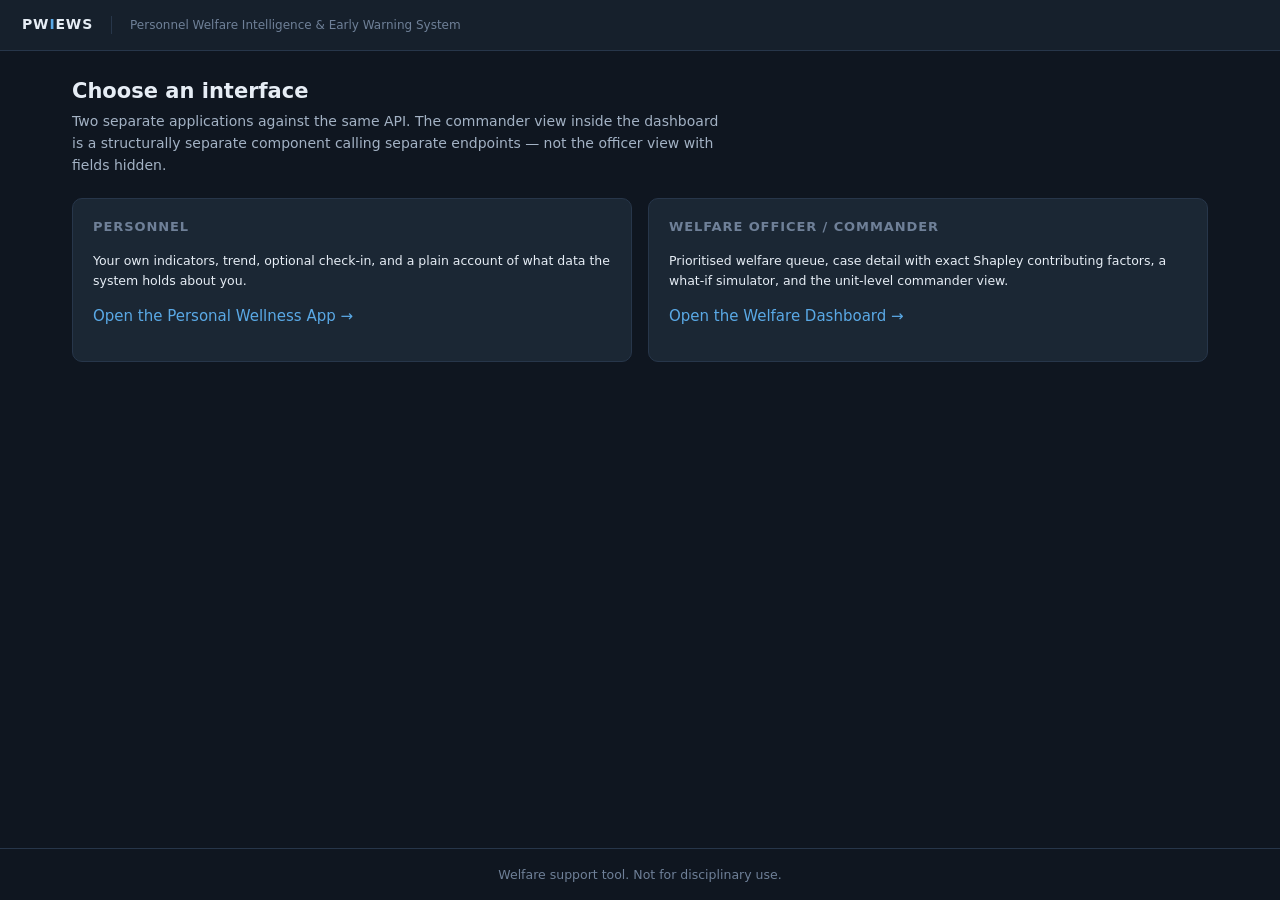
<file: frontend/index.html>
<!DOCTYPE html>
<html lang="en">
<head>
  <meta charset="utf-8" />
  <meta name="viewport" content="width=device-width, initial-scale=1" />
  <title>pwiews</title>
  <link rel="stylesheet" href="./shared/styles.css" />
</head>
<body>
  <div class="app-shell">
    <header class="topbar">
      <div class="brand">pw<span>i</span>ews</div>
      <div class="brand-sub">Personnel Welfare Intelligence &amp; Early Warning System</div>
    </header>
    <main>
      <h1 class="page-title">Choose an interface</h1>
      <p class="page-sub">
        Two separate applications against the same API. The commander view inside the
        dashboard is a structurally separate component calling separate endpoints — not
        the officer view with fields hidden.
      </p>
      <div class="grid two">
        <div class="card">
          <h2>Personnel</h2>
          <p class="small">Your own indicators, trend, optional check-in, and a plain
             account of what data the system holds about you.</p>
          <p><a href="./personal-app/">Open the Personal Wellness App →</a></p>
        </div>
        <div class="card">
          <h2>Welfare officer / Commander</h2>
          <p class="small">Prioritised welfare queue, case detail with exact Shapley
             contributing factors, a what-if simulator, and the unit-level commander view.</p>
          <p><a href="./officer-dashboard/">Open the Welfare Dashboard →</a></p>
        </div>
      </div>
    </main>
    <footer class="legal">Welfare support tool. Not for disciplinary use.</footer>
  </div>
</body>
</html>
</file>
<file: frontend/shared/styles.css>
/* pwiews shared stylesheet.
 *
 * One job: the visual language both frontends share.
 *
 * Two deliberate choices worth stating, because they are welfare decisions
 * rather than aesthetic ones:
 *
 * 1. NO ALARM COLOURS. The High band is a muted clay, not a warning red.
 *    A screen that looks like an alert invites an alert response, and this
 *    system's whole purpose is to prompt support, not escalation. The person
 *    reading their own screen should not feel accused by it.
 *
 * 2. VOLUNTARY THINGS LOOK VOLUNTARY. Anything optional is rendered in the
 *    dashed "optional" style so that declining reads as a normal choice
 *    rather than as leaving something incomplete.
 */

:root {
  --bg: #0f1620;
  --bg-raised: #16202c;
  --bg-panel: #1b2734;
  --bg-input: #101a24;
  --line: #27364a;
  --line-soft: #1f2c3c;

  --text: #e6edf5;
  --text-dim: #a3b2c4;
  --text-faint: #6f8098;

  --accent: #5aa9e6;
  --accent-dim: #2c6b9c;

  --normal: #4fb3a0;
  --moderate: #d9a441;
  --high: #cf7860;

  --normal-bg: rgba(79, 179, 160, 0.13);
  --moderate-bg: rgba(217, 164, 65, 0.13);
  --high-bg: rgba(207, 120, 96, 0.14);

  --radius: 10px;
  --radius-sm: 6px;
  --mono: ui-monospace, "SF Mono", "Cascadia Mono", Menlo, Consolas, monospace;
  --sans: system-ui, -apple-system, "Segoe UI", Roboto, "Helvetica Neue", sans-serif;
}

* { box-sizing: border-box; }

html, body {
  margin: 0;
  padding: 0;
  background: var(--bg);
  color: var(--text);
  font-family: var(--sans);
  font-size: 15px;
  line-height: 1.55;
  -webkit-font-smoothing: antialiased;
}

a { color: var(--accent); text-decoration: none; }
a:hover { text-decoration: underline; }

/* ---------- layout ---------- */

.app-shell { min-height: 100vh; display: flex; flex-direction: column; }

.topbar {
  display: flex;
  align-items: center;
  gap: 18px;
  padding: 14px 22px;
  background: var(--bg-raised);
  border-bottom: 1px solid var(--line);
  position: sticky;
  top: 0;
  z-index: 20;
  flex-wrap: wrap;
}

.brand {
  font-weight: 640;
  letter-spacing: 0.06em;
  font-size: 14px;
  text-transform: uppercase;
  color: var(--text);
  white-space: nowrap;
}
.brand span { color: var(--accent); }

.brand-sub {
  font-size: 12px;
  color: var(--text-faint);
  border-left: 1px solid var(--line);
  padding-left: 18px;
  white-space: nowrap;
}

.nav { display: flex; gap: 4px; margin-left: auto; flex-wrap: wrap; }

.nav button {
  background: transparent;
  border: 1px solid transparent;
  color: var(--text-dim);
  padding: 7px 13px;
  border-radius: var(--radius-sm);
  font: inherit;
  font-size: 13.5px;
  cursor: pointer;
}
.nav button:hover { background: var(--bg-panel); color: var(--text); }
.nav button.active {
  background: var(--bg-panel);
  border-color: var(--line);
  color: var(--text);
}

main { flex: 1; padding: 24px 22px 60px; max-width: 1180px; width: 100%; margin: 0 auto; }
main.wide { max-width: 1400px; }

.page-title { font-size: 21px; font-weight: 600; margin: 0 0 4px; }
.page-sub { color: var(--text-dim); margin: 0 0 22px; font-size: 14px; max-width: 74ch; }

/* ---------- cards ---------- */

.card {
  background: var(--bg-panel);
  border: 1px solid var(--line);
  border-radius: var(--radius);
  padding: 18px 20px;
  margin-bottom: 16px;
}
.card h2 {
  font-size: 13px;
  text-transform: uppercase;
  letter-spacing: 0.07em;
  color: var(--text-faint);
  margin: 0 0 14px;
  font-weight: 600;
}

.grid { display: grid; gap: 16px; }
.grid.two { grid-template-columns: repeat(auto-fit, minmax(320px, 1fr)); }
.grid.three { grid-template-columns: repeat(auto-fit, minmax(230px, 1fr)); }

/* ---------- risk display ---------- */

.score-row { display: flex; align-items: baseline; gap: 16px; flex-wrap: wrap; }

.score-value { font-size: 46px; font-weight: 300; line-height: 1; font-variant-numeric: tabular-nums; }
.score-max { color: var(--text-faint); font-size: 17px; }

.badge {
  display: inline-block;
  padding: 3px 11px;
  border-radius: 100px;
  font-size: 12.5px;
  font-weight: 600;
  letter-spacing: 0.03em;
  border: 1px solid transparent;
}
.badge.normal   { background: var(--normal-bg);   color: var(--normal);   border-color: var(--normal); }
.badge.moderate { background: var(--moderate-bg); color: var(--moderate); border-color: var(--moderate); }
.badge.high     { background: var(--high-bg);     color: var(--high);     border-color: var(--high); }
.badge.neutral  { background: var(--bg-raised);   color: var(--text-dim); border-color: var(--line); }

.badge-sm { font-size: 11.5px; padding: 2px 8px; }

/* ---------- meters ---------- */

.meter { margin-bottom: 12px; }
.meter-head {
  display: flex; justify-content: space-between; gap: 12px;
  font-size: 13.5px; margin-bottom: 5px;
}
.meter-head .label { color: var(--text-dim); }
.meter-head .value { font-variant-numeric: tabular-nums; color: var(--text); }
.meter-track {
  height: 7px; background: var(--bg-input);
  border-radius: 100px; overflow: hidden;
  border: 1px solid var(--line-soft);
}
.meter-fill { height: 100%; border-radius: 100px; background: var(--accent-dim); }
.meter-fill.normal   { background: var(--normal); }
.meter-fill.moderate { background: var(--moderate); }
.meter-fill.high     { background: var(--high); }

/* ---------- factor bars (SHAP) ---------- */

.factor { margin-bottom: 14px; }
.factor-head { display: flex; justify-content: space-between; gap: 12px; font-size: 14px; margin-bottom: 5px; }
.factor-contrib { font-family: var(--mono); font-size: 13px; color: var(--moderate); }
.factor-contrib.negative { color: var(--normal); }
.factor-track { height: 8px; background: var(--bg-input); border-radius: 3px; position: relative; overflow: hidden; }
.factor-fill { height: 100%; background: var(--moderate); border-radius: 3px; }
.factor-fill.negative { background: var(--normal); }
.factor-note { font-size: 12.5px; color: var(--text-faint); margin-top: 3px; }

/* ---------- tables ---------- */

table { width: 100%; border-collapse: collapse; font-size: 14px; }
th {
  text-align: left; font-size: 11.5px; text-transform: uppercase;
  letter-spacing: 0.06em; color: var(--text-faint);
  border-bottom: 1px solid var(--line); padding: 8px 10px; font-weight: 600;
  white-space: nowrap;
}
td { padding: 9px 10px; border-bottom: 1px solid var(--line-soft); vertical-align: middle; }
tbody tr:hover { background: var(--bg-raised); }
tbody tr.clickable { cursor: pointer; }
td.num { font-variant-numeric: tabular-nums; text-align: right; }

/* ---------- notes and callouts ---------- */

.note {
  font-size: 13px;
  color: var(--text-dim);
  background: var(--bg-raised);
  border-left: 2px solid var(--line);
  padding: 10px 14px;
  border-radius: 0 var(--radius-sm) var(--radius-sm) 0;
  margin: 12px 0;
}
.note.accent { border-left-color: var(--accent); }
.note.caution { border-left-color: var(--moderate); }
.note strong { color: var(--text); }

.optional-block {
  border: 1px dashed var(--line);
  border-radius: var(--radius-sm);
  padding: 14px 16px;
  background: transparent;
}

/* Recommended interventions and alerts. Rendered as plain stacked blocks, not
 * as anything resembling a task list with checkboxes: these are options put in
 * front of a deciding officer, and a control that looks like it wants ticking
 * invites the officer to work through it rather than to choose. */
.rec {
  border-left: 2px solid var(--line);
  padding: 2px 0 2px 14px;
  margin: 14px 0;
}
.rec:first-of-type { margin-top: 8px; }
.rec-head {
  display: flex; align-items: baseline; gap: 10px;
  justify-content: space-between; margin-bottom: 4px;
}
.rec-owner {
  font-size: 11px; text-transform: uppercase; letter-spacing: 0.07em;
  color: var(--text-faint); white-space: nowrap;
}

/* A personal notification. Same muted treatment as everything else the person
 * sees about themselves — see the no-alarm-colours note at the top of this
 * file. */
.notice {
  border: 1px solid var(--line);
  border-left: 2px solid var(--accent);
  border-radius: 0 var(--radius-sm) var(--radius-sm) 0;
  padding: 10px 14px;
  margin: 10px 0;
}
.notice-title { display: block; margin-bottom: 3px; }
.optional-tag {
  font-size: 11px; text-transform: uppercase; letter-spacing: 0.07em;
  color: var(--accent); border: 1px solid var(--accent-dim);
  padding: 1px 7px; border-radius: 100px; margin-left: 8px; vertical-align: middle;
}

/* ---------- forms and buttons ---------- */

button.primary, button.ghost {
  font: inherit; font-size: 14px; padding: 8px 16px;
  border-radius: var(--radius-sm); cursor: pointer;
}
button.primary { background: var(--accent-dim); border: 1px solid var(--accent); color: #fff; }
button.primary:hover { background: var(--accent); }
button.ghost { background: transparent; border: 1px solid var(--line); color: var(--text-dim); }
button.ghost:hover { border-color: var(--accent-dim); color: var(--text); }

/* An in-flow action that reads as a link rather than a control: used for
   "show all eligible cases", where the point is that the remainder is one
   click away rather than a prominent alternative to the prioritised view. */
button.linklike {
  font: inherit; font-size: 13px; padding: 0;
  background: none; border: 0; color: var(--accent);
  cursor: pointer; text-decoration: underline;
}
button.linklike:hover { color: var(--text); }

select, input[type="text"], input[type="range"], textarea {
  font: inherit; background: var(--bg-input); color: var(--text);
  border: 1px solid var(--line); border-radius: var(--radius-sm); padding: 7px 10px;
}
input[type="range"] { padding: 0; width: 100%; accent-color: var(--accent); }
textarea { width: 100%; min-height: 70px; resize: vertical; }

label { font-size: 13.5px; color: var(--text-dim); }

/* ---------- misc ---------- */

.kv { display: grid; grid-template-columns: auto 1fr; gap: 5px 16px; font-size: 14px; }
.kv dt { color: var(--text-faint); }
.kv dd { margin: 0; color: var(--text); }

.muted { color: var(--text-faint); }
.small { font-size: 12.5px; }
.mono { font-family: var(--mono); font-size: 12.5px; }
.stack > * + * { margin-top: 12px; }

.empty {
  padding: 40px 20px; text-align: center; color: var(--text-faint);
  border: 1px dashed var(--line); border-radius: var(--radius);
}

.spark { display: block; }

footer.legal {
  border-top: 1px solid var(--line);
  padding: 16px 22px;
  color: var(--text-faint);
  font-size: 12.5px;
  text-align: center;
}

@media (max-width: 640px) {
  main { padding: 18px 14px 50px; }
  .brand-sub { display: none; }
  .score-value { font-size: 38px; }
}
</file>
